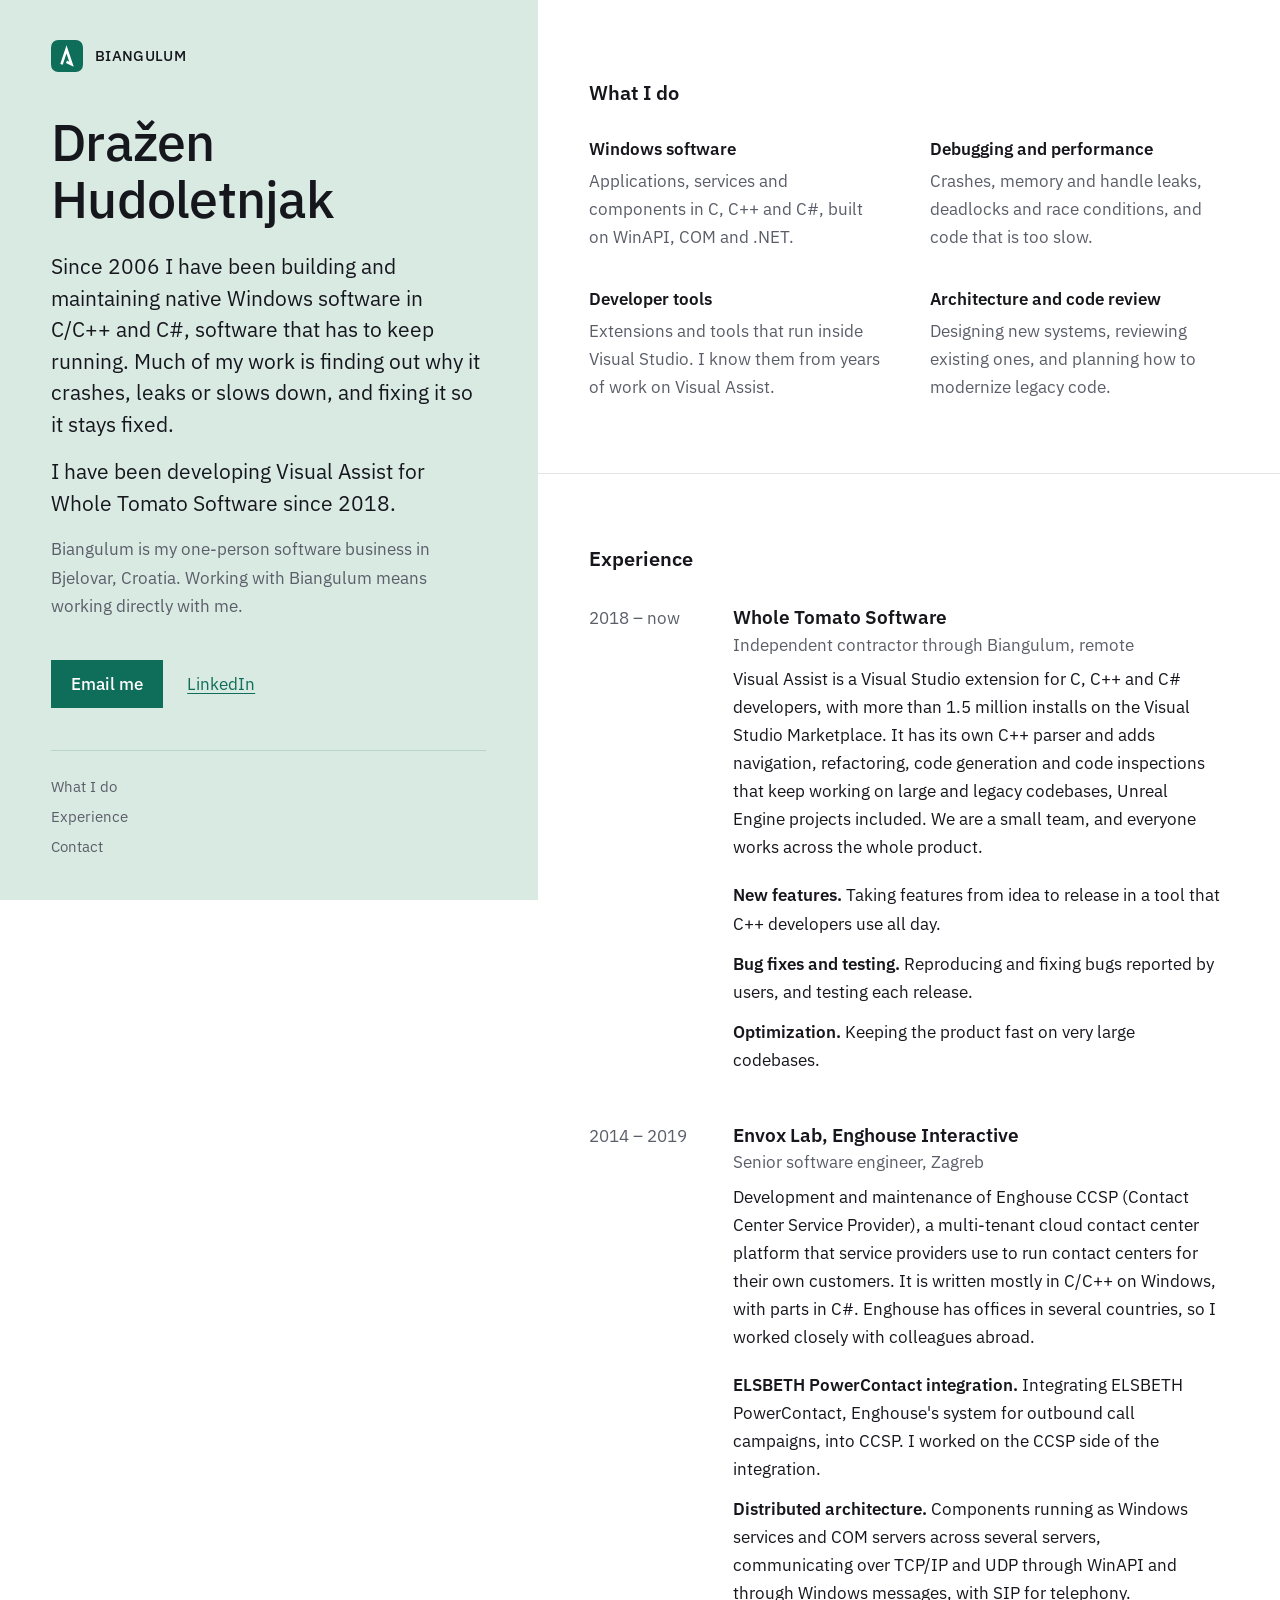
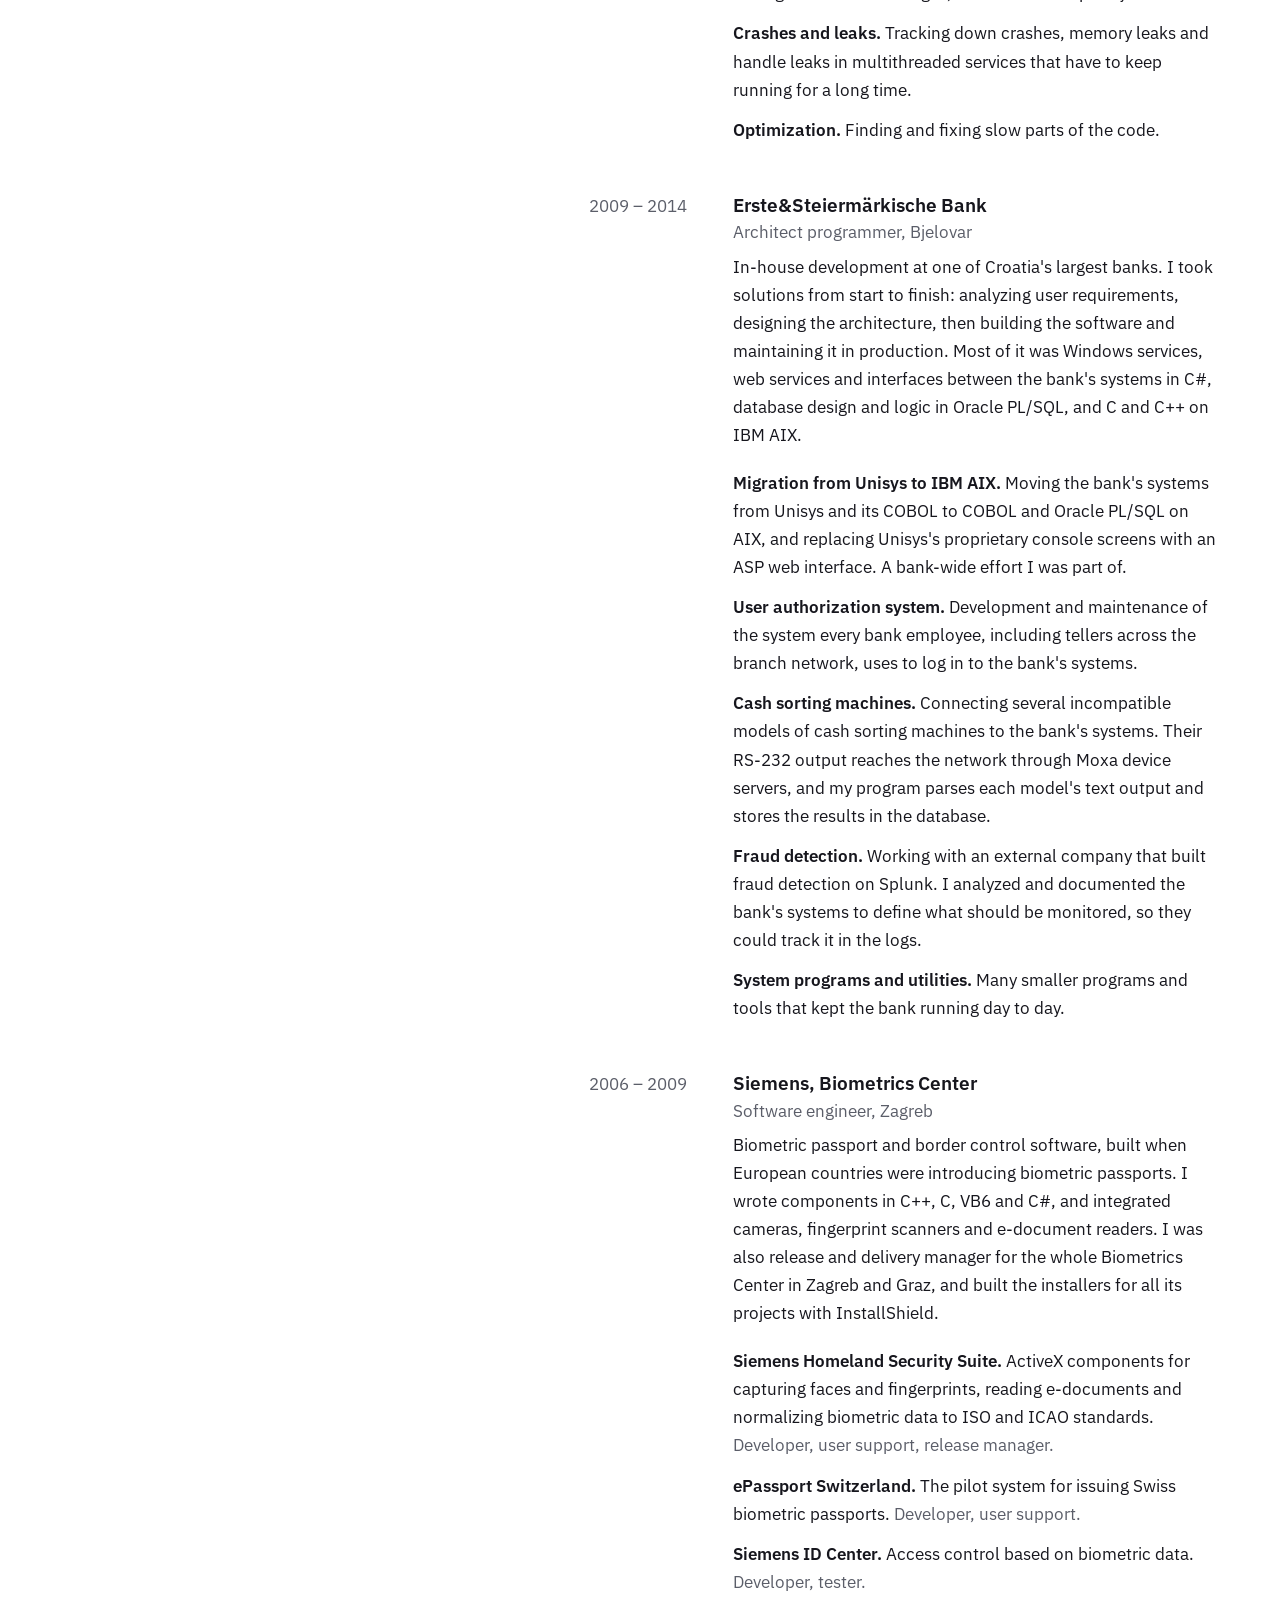
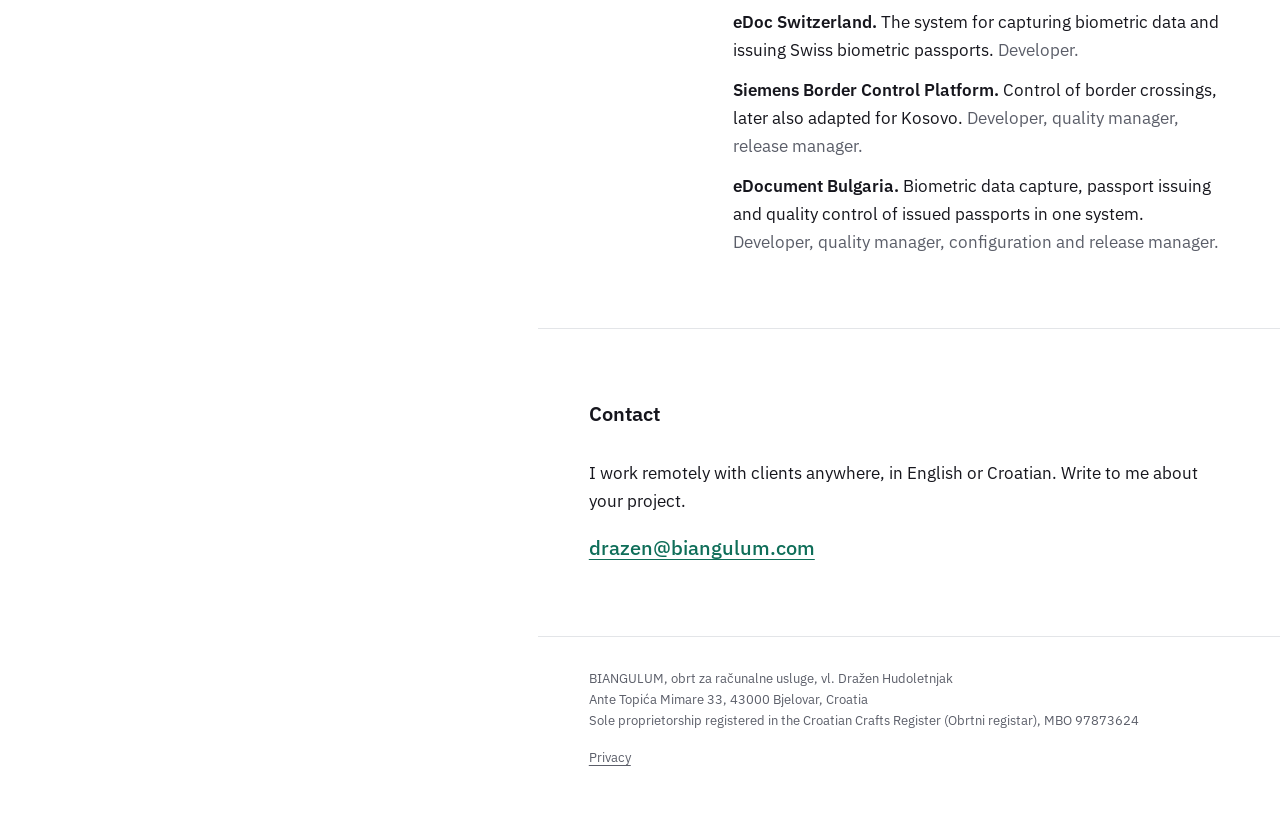
<file: index.html>
<!doctype html>
<html lang="en">
<head>
<meta charset="utf-8">
<meta name="viewport" content="width=device-width, initial-scale=1">
<title>Dražen Hudoletnjak | Biangulum</title>
<meta name="description" content="Dražen Hudoletnjak builds native Windows software in C/C++ and C# through Biangulum, his one-person software business in Bjelovar, Croatia.">
<link rel="canonical" href="https://biangulum.com/">

<link rel="icon" href="favicon.ico" sizes="48x48">
<link rel="icon" href="favicon.svg" type="image/svg+xml">
<link rel="apple-touch-icon" href="apple-touch-icon.png">
<link rel="manifest" href="site.webmanifest">
<meta name="theme-color" content="#0F6E59" media="(prefers-color-scheme: light)">
<meta name="theme-color" content="#16161D" media="(prefers-color-scheme: dark)">

<meta property="og:type" content="website">
<meta property="og:site_name" content="Biangulum">
<meta property="og:url" content="https://biangulum.com/">
<meta property="og:title" content="Dražen Hudoletnjak | Biangulum">
<meta property="og:description" content="Native Windows software in C/C++ and C#, since 2006.">
<meta property="og:image" content="https://biangulum.com/assets/og-image.png">
<meta property="og:image:width" content="1200">
<meta property="og:image:height" content="630">
<meta name="twitter:card" content="summary_large_image">

<link rel="preload" href="assets/fonts/ibm-plex-sans-latin-500-normal.woff2" as="font" type="font/woff2" crossorigin>
<link rel="preload" href="assets/fonts/ibm-plex-sans-latin-ext-500-normal.woff2" as="font" type="font/woff2" crossorigin>
<link rel="stylesheet" href="assets/site.css">

<script type="application/ld+json">
{
  "@context": "https://schema.org",
  "@type": "Person",
  "name": "Dražen Hudoletnjak",
  "jobTitle": "Software engineer",
  "url": "https://biangulum.com/",
  "email": "mailto:drazen@biangulum.com",
  "address": { "@type": "PostalAddress", "addressLocality": "Bjelovar", "addressCountry": "HR" },
  "worksFor": { "@type": "Organization", "name": "Biangulum", "url": "https://biangulum.com/", "logo": "https://biangulum.com/icon-512.png" },
  "sameAs": ["https://www.linkedin.com/in/hudoletnjak"]
}
</script>
</head>
<body>
<a class="skip" href="#main">Skip to content</a>

<div class="layout">

<aside class="side">
  <div class="side-inner">
    <a class="brand" href="./">
      <img src="favicon.svg" alt="" width="32" height="32">
      <span>Biangulum</span>
    </a>
    <div class="side-intro">
      <h1 id="name">Dražen Hudoletnjak</h1>
      <p class="lead">Since 2006 I have been building and maintaining native Windows software in C/C++ and C#, software that has to keep running. Much of my work is finding out why it crashes, leaks or slows down, and fixing it so it stays fixed.</p>
      <p class="lead">I have been developing Visual Assist for Whole Tomato Software since 2018.</p>
      <p class="note">Biangulum is my one-person software business in Bjelovar, Croatia. Working with Biangulum means working directly with me.</p>
      <div class="actions">
        <a class="button" href="mailto:drazen@biangulum.com">Email me</a>
        <a href="https://www.linkedin.com/in/hudoletnjak">LinkedIn</a>
        <!-- Hidden for now: <a href="https://github.com/Biangulum">GitHub</a> -->
      </div>
    </div>
    <nav class="toc" aria-label="Sections">
      <a href="#work">What I do</a>
      <a href="#experience">Experience</a>
      <a href="#contact">Contact</a>
    </nav>
  </div>
</aside>

<div class="content">
<main id="main">


  <section class="block" aria-labelledby="work">
    <div class="wrap">
      <h2 id="work">What I do</h2>
      <ul class="services">
        <li>
          <h3>Windows software</h3>
          <p>Applications, services and components in C, C++ and C#, built on WinAPI, COM and .NET.</p>
        </li>
        <li>
          <h3>Debugging and performance</h3>
          <p>Crashes, memory and handle leaks, deadlocks and race conditions, and code that is too slow.</p>
        </li>
        <li>
          <h3>Developer tools</h3>
          <p>Extensions and tools that run inside Visual Studio. I know them from years of work on Visual Assist.</p>
        </li>
        <li>
          <h3>Architecture and code review</h3>
          <p>Designing new systems, reviewing existing ones, and planning how to modernize legacy code.</p>
        </li>
      </ul>
    </div>
  </section>

  <section class="block" aria-labelledby="experience">
    <div class="wrap">
      <h2 id="experience">Experience</h2>
      <ol class="jobs">
        <li>
          <p class="years">2018 – now</p>
          <div>
            <h3>Whole Tomato Software</h3>
            <p class="role">Independent contractor through Biangulum, remote</p>
            <p class="what">Visual Assist is a Visual Studio extension for C, C++ and C# developers, with more than 1.5 million installs on the Visual Studio Marketplace. It has its own C++ parser and adds navigation, refactoring, code generation and code inspections that keep working on large and legacy codebases, Unreal Engine projects included. We are a small team, and everyone works across the whole product.</p>
            <ul class="projects">
              <li><strong>New features.</strong> Taking features from idea to release in a tool that C++ developers use all day.</li>
              <li><strong>Bug fixes and testing.</strong> Reproducing and fixing bugs reported by users, and testing each release.</li>
              <li><strong>Optimization.</strong> Keeping the product fast on very large codebases.</li>
            </ul>
          </div>
        </li>
        <li>
          <p class="years">2014 – 2019</p>
          <div>
            <h3>Envox Lab, Enghouse Interactive</h3>
            <p class="role">Senior software engineer, Zagreb</p>
            <p class="what">Development and maintenance of Enghouse CCSP (Contact Center Service Provider), a multi-tenant cloud contact center platform that service providers use to run contact centers for their own customers. It is written mostly in C/C++ on Windows, with parts in C#. Enghouse has offices in several countries, so I worked closely with colleagues abroad.</p>
            <ul class="projects">
              <li><strong>ELSBETH PowerContact integration.</strong> Integrating ELSBETH PowerContact, Enghouse's system for outbound call campaigns, into CCSP. I worked on the CCSP side of the integration.</li>
              <li><strong>Distributed architecture.</strong> Components running as Windows services and COM servers across several servers, communicating over TCP/IP and UDP through WinAPI and through Windows messages, with SIP for telephony.</li>
              <li><strong>Crashes and leaks.</strong> Tracking down crashes, memory leaks and handle leaks in multithreaded services that have to keep running for a long time.</li>
              <li><strong>Optimization.</strong> Finding and fixing slow parts of the code.</li>
            </ul>
          </div>
        </li>
        <li>
          <p class="years">2009 – 2014</p>
          <div>
            <h3>Erste&amp;Steiermärkische Bank</h3>
            <p class="role">Architect programmer, Bjelovar</p>
            <p class="what">In-house development at one of Croatia's largest banks. I took solutions from start to finish: analyzing user requirements, designing the architecture, then building the software and maintaining it in production. Most of it was Windows services, web services and interfaces between the bank's systems in C#, database design and logic in Oracle PL/SQL, and C and C++ on IBM AIX.</p>
            <ul class="projects">
              <li><strong>Migration from Unisys to IBM AIX.</strong> Moving the bank's systems from Unisys and its COBOL to COBOL and Oracle PL/SQL on AIX, and replacing Unisys's proprietary console screens with an ASP web interface. A bank-wide effort I was part of.</li>
              <li><strong>User authorization system.</strong> Development and maintenance of the system every bank employee, including tellers across the branch network, uses to log in to the bank's systems.</li>
              <li><strong>Cash sorting machines.</strong> Connecting several incompatible models of cash sorting machines to the bank's systems. Their RS-232 output reaches the network through Moxa device servers, and my program parses each model's text output and stores the results in the database.</li>
              <li><strong>Fraud detection.</strong> Working with an external company that built fraud detection on Splunk. I analyzed and documented the bank's systems to define what should be monitored, so they could track it in the logs.</li>
              <li><strong>System programs and utilities.</strong> Many smaller programs and tools that kept the bank running day to day.</li>
            </ul>
          </div>
        </li>
        <li>
          <p class="years">2006 – 2009</p>
          <div>
            <h3>Siemens, Biometrics Center</h3>
            <p class="role">Software engineer, Zagreb</p>
            <p class="what">Biometric passport and border control software, built when European countries were introducing biometric passports. I wrote components in C++, C, VB6 and C#, and integrated cameras, fingerprint scanners and e-document readers. I was also release and delivery manager for the whole Biometrics Center in Zagreb and Graz, and built the installers for all its projects with InstallShield.</p>
            <ul class="projects">
              <li><strong>Siemens Homeland Security Suite.</strong> ActiveX components for capturing faces and fingerprints, reading e-documents and normalizing biometric data to ISO and ICAO standards. <span class="by">Developer, user support, release manager.</span></li>
              <li><strong>ePassport Switzerland.</strong> The pilot system for issuing Swiss biometric passports. <span class="by">Developer, user support.</span></li>
              <li><strong>Siemens ID Center.</strong> Access control based on biometric data. <span class="by">Developer, tester.</span></li>
              <li><strong>eDoc Switzerland.</strong> The system for capturing biometric data and issuing Swiss biometric passports. <span class="by">Developer.</span></li>
              <li><strong>Siemens Border Control Platform.</strong> Control of border crossings, later also adapted for Kosovo. <span class="by">Developer, quality manager, release manager.</span></li>
              <li><strong>eDocument Bulgaria.</strong> Biometric data capture, passport issuing and quality control of issued passports in one system. <span class="by">Developer, quality manager, configuration and release manager.</span></li>
            </ul>
          </div>
        </li>
      </ol>
    </div>
  </section>

  <section class="block contact" aria-labelledby="contact">
    <div class="wrap">
      <h2 id="contact">Contact</h2>
      <p>I work remotely with clients anywhere, in English or Croatian. Write to me about your project.</p>
      <a class="email" href="mailto:drazen@biangulum.com">drazen@biangulum.com</a>
    </div>
  </section>

</main>

<footer class="site-footer">
  <div class="wrap">
    <address>
      <span lang="hr">BIANGULUM, obrt za računalne usluge, vl. Dražen Hudoletnjak</span><br>
      Ante Topića Mimare 33, 43000 Bjelovar, Croatia<br>
      Sole proprietorship registered in the Croatian Crafts Register (Obrtni registar), MBO 97873624
      <!-- If Biangulum enters the VAT system, add the VAT ID here (Zakon o elektroničkoj trgovini, čl. 6). -->
    </address>
    <p class="footer-links"><a href="privacy/">Privacy</a></p>
  </div>
</footer>
</div>

</div>
</body>
</html>
</file>
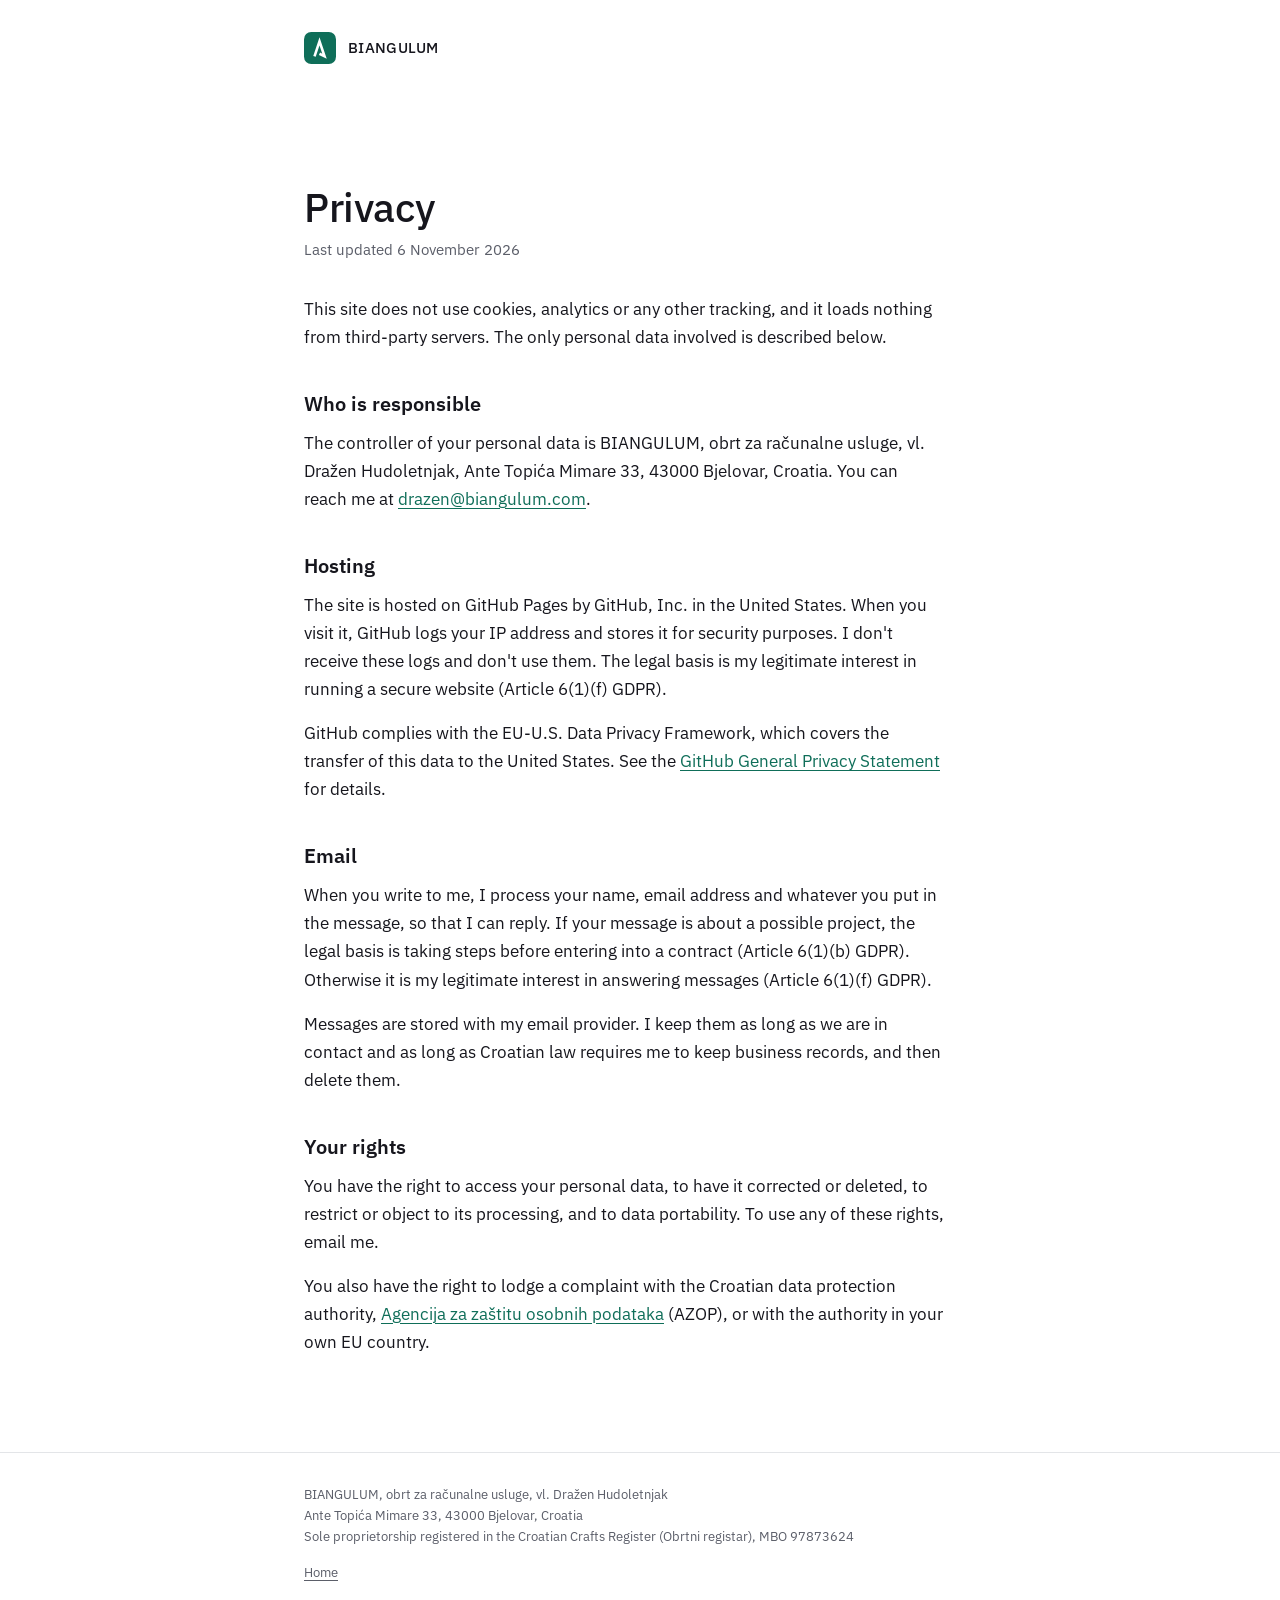
<file: privacy/index.html>
<!doctype html>
<html lang="en">
<head>
<meta charset="utf-8">
<meta name="viewport" content="width=device-width, initial-scale=1">
<title>Privacy | Biangulum</title>
<meta name="description" content="How biangulum.com handles personal data: no cookies, no tracking, hosting logs and email.">
<link rel="canonical" href="https://biangulum.com/privacy/">

<link rel="icon" href="../favicon.ico" sizes="48x48">
<link rel="icon" href="../favicon.svg" type="image/svg+xml">
<link rel="apple-touch-icon" href="../apple-touch-icon.png">
<link rel="manifest" href="../site.webmanifest">
<meta name="theme-color" content="#0F6E59" media="(prefers-color-scheme: light)">
<meta name="theme-color" content="#16161D" media="(prefers-color-scheme: dark)">

<link rel="preload" href="../assets/fonts/ibm-plex-sans-latin-500-normal.woff2" as="font" type="font/woff2" crossorigin>
<link rel="stylesheet" href="../assets/site.css">
</head>
<body>
<a class="skip" href="#main">Skip to content</a>

<header class="site-header">
  <div class="wrap">
    <a class="brand" href="../">
      <img src="../favicon.svg" alt="" width="32" height="32">
      <span>Biangulum</span>
    </a>
  </div>
</header>

<main id="main" class="doc">
  <div class="wrap">
    <h1>Privacy</h1>
    <p class="updated">Last updated 6 November 2026</p>

    <p>This site does not use cookies, analytics or any other tracking, and it loads nothing from third-party servers. The only personal data involved is described below.</p>

    <h2>Who is responsible</h2>
    <p>The controller of your personal data is <span lang="hr">BIANGULUM, obrt za računalne usluge, vl. Dražen Hudoletnjak</span>, Ante Topića Mimare 33, 43000 Bjelovar, Croatia. You can reach me at <a href="mailto:drazen@biangulum.com">drazen@biangulum.com</a>.</p>

    <h2>Hosting</h2>
    <p>The site is hosted on GitHub Pages by GitHub, Inc. in the United States. When you visit it, GitHub logs your IP address and stores it for security purposes. I don't receive these logs and don't use them. The legal basis is my legitimate interest in running a secure website (Article 6(1)(f) GDPR).</p>
    <p>GitHub complies with the EU-U.S. Data Privacy Framework, which covers the transfer of this data to the United States. See the <a href="https://docs.github.com/en/site-policy/privacy-policies/github-general-privacy-statement">GitHub General Privacy Statement</a> for details.</p>

    <h2>Email</h2>
    <p>When you write to me, I process your name, email address and whatever you put in the message, so that I can reply. If your message is about a possible project, the legal basis is taking steps before entering into a contract (Article 6(1)(b) GDPR). Otherwise it is my legitimate interest in answering messages (Article 6(1)(f) GDPR).</p>
    <p>Messages are stored with my email provider. I keep them as long as we are in contact and as long as Croatian law requires me to keep business records, and then delete them.</p>

    <h2>Your rights</h2>
    <p>You have the right to access your personal data, to have it corrected or deleted, to restrict or object to its processing, and to data portability. To use any of these rights, email me.</p>
    <p>You also have the right to lodge a complaint with the Croatian data protection authority, <a href="https://azop.hr/">Agencija za zaštitu osobnih podataka</a> (AZOP), or with the authority in your own EU country.</p>
  </div>
</main>

<footer class="site-footer">
  <div class="wrap">
    <address>
      <span lang="hr">BIANGULUM, obrt za računalne usluge, vl. Dražen Hudoletnjak</span><br>
      Ante Topića Mimare 33, 43000 Bjelovar, Croatia<br>
      Sole proprietorship registered in the Croatian Crafts Register (Obrtni registar), MBO 97873624
    </address>
    <p class="footer-links"><a href="../">Home</a></p>
  </div>
</footer>
</body>
</html>
</file>
<file: assets/site.css>
/* Biangulum: site styles. No build step, no framework. */

/* IBM Plex Sans, self-hosted (SIL Open Font License 1.1, see fonts/OFL.txt).
   Two subsets per weight: latin, and latin-ext for č ć đ š ž. */
@font-face {
  font-family: "IBM Plex Sans"; font-style: normal; font-weight: 400; font-display: swap;
  src: url("fonts/ibm-plex-sans-latin-400-normal.woff2") format("woff2");
  unicode-range: U+0000-00FF, U+0131, U+0152-0153, U+02BB-02BC, U+02C6, U+02DA, U+02DC, U+0304, U+0308, U+0329, U+2000-206F, U+20AC, U+2122, U+2191, U+2193, U+2212, U+2215, U+FEFF, U+FFFD;
}
@font-face {
  font-family: "IBM Plex Sans"; font-style: normal; font-weight: 400; font-display: swap;
  src: url("fonts/ibm-plex-sans-latin-ext-400-normal.woff2") format("woff2");
  unicode-range: U+0100-02BA, U+02BD-02C5, U+02C7-02CC, U+02CE-02D7, U+02DD-02FF, U+0304, U+0308, U+0329, U+1D00-1DBF, U+1E00-1E9F, U+1EF2-1EFF, U+2020, U+20A0-20AB, U+20AD-20C0, U+2113, U+2C60-2C7F, U+A720-A7FF;
}
@font-face {
  font-family: "IBM Plex Sans"; font-style: normal; font-weight: 500; font-display: swap;
  src: url("fonts/ibm-plex-sans-latin-500-normal.woff2") format("woff2");
  unicode-range: U+0000-00FF, U+0131, U+0152-0153, U+02BB-02BC, U+02C6, U+02DA, U+02DC, U+0304, U+0308, U+0329, U+2000-206F, U+20AC, U+2122, U+2191, U+2193, U+2212, U+2215, U+FEFF, U+FFFD;
}
@font-face {
  font-family: "IBM Plex Sans"; font-style: normal; font-weight: 500; font-display: swap;
  src: url("fonts/ibm-plex-sans-latin-ext-500-normal.woff2") format("woff2");
  unicode-range: U+0100-02BA, U+02BD-02C5, U+02C7-02CC, U+02CE-02D7, U+02DD-02FF, U+0304, U+0308, U+0329, U+1D00-1DBF, U+1E00-1E9F, U+1EF2-1EFF, U+2020, U+20A0-20AB, U+20AD-20C0, U+2113, U+2C60-2C7F, U+A720-A7FF;
}
@font-face {
  font-family: "IBM Plex Sans"; font-style: normal; font-weight: 600; font-display: swap;
  src: url("fonts/ibm-plex-sans-latin-600-normal.woff2") format("woff2");
  unicode-range: U+0000-00FF, U+0131, U+0152-0153, U+02BB-02BC, U+02C6, U+02DA, U+02DC, U+0304, U+0308, U+0329, U+2000-206F, U+20AC, U+2122, U+2191, U+2193, U+2212, U+2215, U+FEFF, U+FFFD;
}
@font-face {
  font-family: "IBM Plex Sans"; font-style: normal; font-weight: 600; font-display: swap;
  src: url("fonts/ibm-plex-sans-latin-ext-600-normal.woff2") format("woff2");
  unicode-range: U+0100-02BA, U+02BD-02C5, U+02C7-02CC, U+02CE-02D7, U+02DD-02FF, U+0304, U+0308, U+0329, U+1D00-1DBF, U+1E00-1E9F, U+1EF2-1EFF, U+2020, U+20A0-20AB, U+20AD-20C0, U+2113, U+2C60-2C7F, U+A720-A7FF;
}

/* Brand tokens (see BiangulumLogo/README.md). Teal is the only accent. */
:root {
  color-scheme: light dark;
  --bg: #FFFFFF;
  --ink: #16161D;
  --muted: #5B5E69;
  --rule: #E3E5E8;
  --accent: #0F6E59;         /* Teal */
  --accent-ink: #FFFFFF;
  --accent-hover: #0B5847;
  --sans: "IBM Plex Sans", system-ui, -apple-system, "Segoe UI", Roboto, sans-serif;
}
@media (prefers-color-scheme: dark) {
  :root {
    --bg: #16161D;           /* Ink */
    --ink: #EDEDF0;          /* Paper */
    --muted: #A3A6B0;
    --rule: #2C2E37;
    --accent: #6FD9B8;       /* Teal light */
    --accent-ink: #16161D;
    --accent-hover: #9BE6CE;
  }
}

*, *::before, *::after { box-sizing: border-box; }
html { -webkit-text-size-adjust: 100%; text-size-adjust: 100%; }

body {
  margin: 0;
  background: var(--bg);
  color: var(--ink);
  font-family: var(--sans);
  font-size: 1.0625rem;
  line-height: 1.65;
  -webkit-font-smoothing: antialiased;
}

h1, h2, h3, p, ul, ol { margin: 0; }
ul, ol { padding: 0; list-style: none; }

a { color: var(--accent); text-decoration-thickness: 1px; text-underline-offset: 0.2em; }
a:hover { text-decoration-thickness: 2px; }
:focus-visible { outline: 2px solid var(--accent); outline-offset: 3px; }

.skip {
  position: absolute; left: 1rem; top: -4rem; z-index: 10;
  background: var(--accent); color: var(--accent-ink); padding: 0.5rem 0.75rem;
}
.skip:focus { top: 1rem; }

/* One narrow column for the whole page */
.wrap {
  max-width: 46rem;
  margin-inline: auto;
  padding-inline: 1.25rem;
}
@media (min-width: 40rem) { .wrap { padding-inline: 2rem; } }

/* Header */
.site-header .wrap { padding-block: 2rem; }
/* Brand: the app icon from BiangulumLogo/web plus the name in Plex Sans Medium */
.brand {
  display: inline-flex;
  align-items: center;
  gap: 0.75rem;
  color: var(--ink);
  text-decoration: none;
  font-weight: 500;
  font-size: 0.9375rem;
  letter-spacing: 0.02em;
  text-transform: uppercase;
}
.brand img { display: block; width: 2rem; height: 2rem; }

/* Intro */
.intro { padding-block: 4rem 4.5rem; }
@media (min-width: 40rem) { .intro { padding-block: 6.5rem 6rem; } }

.intro h1 {
  font-size: clamp(2.25rem, 1.6rem + 2.6vw, 3.25rem);
  font-weight: 500;
  line-height: 1.1;
  letter-spacing: -0.015em;
}
.intro .lead {
  margin-top: 1.5rem;
  font-size: clamp(1.1875rem, 1.05rem + 0.5vw, 1.375rem);
  line-height: 1.5;
}
.intro p + p { margin-top: 1rem; }
.intro .note { color: var(--muted); max-width: 36rem; }

.actions {
  display: flex;
  flex-wrap: wrap;
  align-items: center;
  gap: 0.75rem 1.5rem;
  margin-top: 2.5rem;
}
.button {
  display: inline-block;
  padding: 0.65rem 1.25rem;
  background: var(--accent);
  color: var(--accent-ink);
  font-weight: 500;
  text-decoration: none;
}
.button:hover { background: var(--accent-hover); }

/* Sections */
.block { padding-block: 3.5rem; border-top: 1px solid var(--rule); }
@media (min-width: 40rem) { .block { padding-block: 4.5rem; } }

.block h2 {
  font-size: 1.25rem;
  font-weight: 600;
  line-height: 1.3;
  margin-bottom: 2rem;
}
.block h3 { font-size: 1.0625rem; font-weight: 600; line-height: 1.4; }

/* What I do: four short items */
.services { display: grid; gap: 1.75rem; }
@media (min-width: 40rem) { .services { grid-template-columns: 1fr 1fr; gap: 2.25rem 3rem; } }
.services p { margin-top: 0.35rem; color: var(--muted); }

/* Experience: a sequence, so years lead each row */
.jobs { display: grid; gap: 3rem; }
@media (min-width: 40rem) {
  .jobs > li { display: grid; grid-template-columns: 7.5rem minmax(0, 1fr); gap: 1.5rem; align-items: baseline; }
}
.jobs .years { color: var(--muted); font-variant-numeric: tabular-nums; white-space: nowrap; }
.jobs h3 { font-size: 1.1875rem; line-height: 1.35; }
.jobs .role { color: var(--muted); }
.jobs .what { margin-top: 0.4rem; }
.jobs .projects { display: grid; gap: 0.75rem; margin-top: 1.25rem; }
.jobs .projects strong { font-weight: 600; }
.jobs .projects .by { color: var(--muted); }

/* Contact */
.contact .email {
  display: inline-block;
  margin-top: 1rem;
  font-size: 1.25rem;
  font-weight: 500;
  overflow-wrap: anywhere;
}

/* Footer: legal details required for a Croatian obrt (Zakon o elektroničkoj trgovini, čl. 6) */
.site-footer { border-top: 1px solid var(--rule); color: var(--muted); font-size: 0.8125rem; line-height: 1.6; }
.site-footer .wrap { padding-block: 2rem 3rem; }
.site-footer address { font-style: normal; }
.site-footer a { color: inherit; }
.footer-links { margin-top: 1rem; }

/* Text pages (privacy) */
.doc { padding-block: 3.5rem 4.5rem; }
@media (min-width: 40rem) { .doc { padding-block: 5rem 6rem; } }
.doc h1 {
  font-size: clamp(2rem, 1.6rem + 1.6vw, 2.5rem);
  font-weight: 500;
  line-height: 1.15;
  letter-spacing: -0.01em;
}
.doc .updated { margin-top: 0.5rem; color: var(--muted); font-size: 0.9375rem; }
.doc h2 { margin-top: 2.5rem; font-size: 1.25rem; font-weight: 600; line-height: 1.3; }
.doc p { max-width: 40rem; }
.doc .updated + p { margin-top: 2rem; }
.doc h2 + p { margin-top: 0.75rem; }
.doc p + p { margin-top: 1rem; }

/* Home page: on wide screens a fixed intro column on the left and scrolling content on the right;
   on narrow screens the intro column simply sits on top. */
:root { --side-bg: #D9EAE3; --side-rule: #BBD4CA; }
@media (prefers-color-scheme: dark) { :root { --side-bg: #17342E; --side-rule: #2B4A43; } }

.side { background: var(--side-bg); }
.side-inner { padding: 2rem 1.25rem 3.5rem; }
@media (min-width: 40rem) { .side-inner { padding-inline: 2rem; } }
.side-intro { margin-top: 3.5rem; max-width: 36rem; }
.side h1 {
  font-size: clamp(2.25rem, 1.6rem + 2.6vw, 3.25rem);
  font-weight: 500;
  line-height: 1.1;
  letter-spacing: -0.015em;
}
.side .lead { margin-top: 1.5rem; font-size: clamp(1.1875rem, 1.05rem + 0.5vw, 1.3125rem); line-height: 1.5; }
.side .lead + .lead { margin-top: 1rem; }
.side .note { margin-top: 1rem; color: var(--muted); }
.toc { display: none; }

.content .block:first-child { border-top: 0; }

@media (min-width: 64rem) {
  .layout { display: grid; grid-template-columns: minmax(26rem, 42%) minmax(0, 1fr); }
  .side { position: sticky; top: 0; height: 100vh; overflow-y: auto; }
  .side-inner {
    min-height: 100%;
    display: flex;
    flex-direction: column;
    padding: 2.5rem clamp(2.5rem, 4vw, 5rem);
  }
  .side-intro { margin-block: auto; padding-block: 2rem; }
  .toc {
    display: flex;
    flex-direction: column;
    gap: 0.35rem;
    padding-top: 1.5rem;
    border-top: 1px solid var(--side-rule);
    font-size: 0.9375rem;
  }
  .toc a { color: var(--muted); text-decoration: none; }
  .toc a:hover { color: var(--ink); text-decoration: underline; }
  .content .wrap { margin-inline: 0; max-width: 46rem; padding-inline: clamp(2.5rem, 4vw, 5rem); }
  .content .block:first-child { padding-top: 5rem; }
}
</file>
